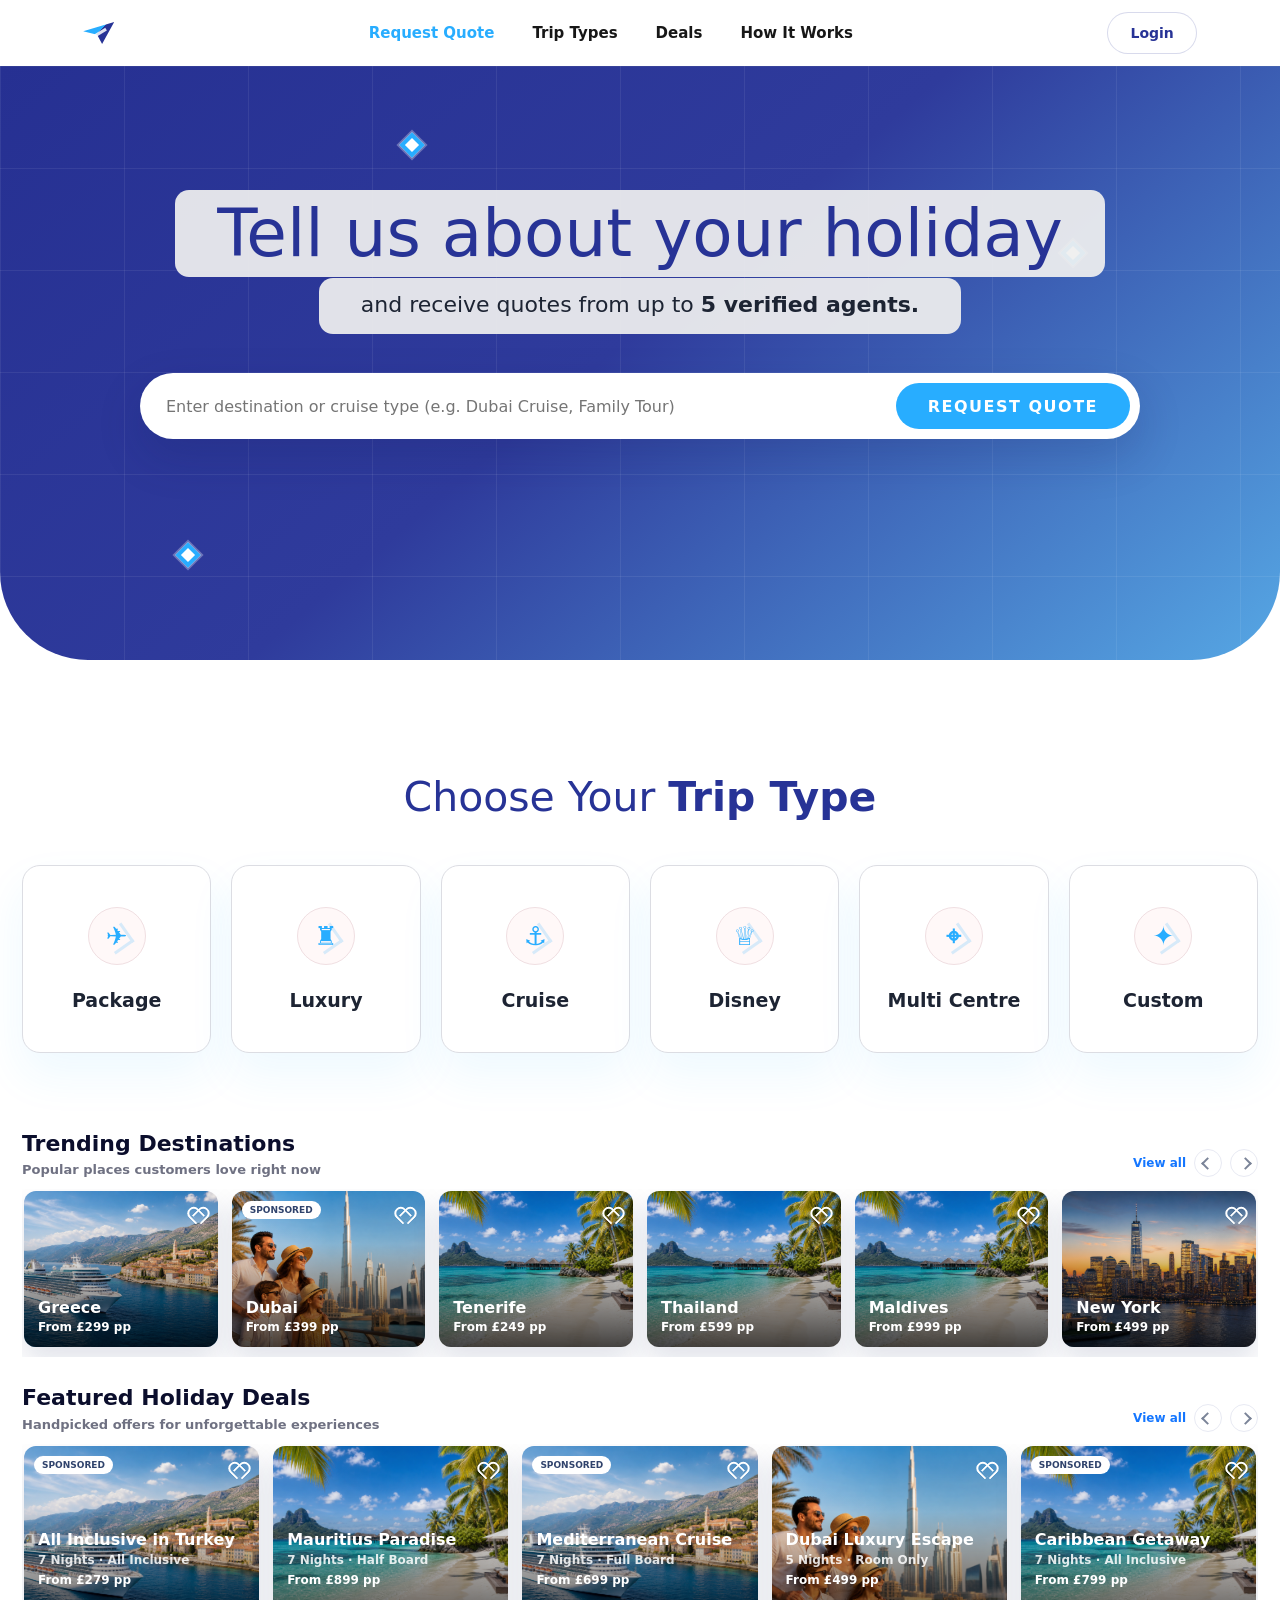
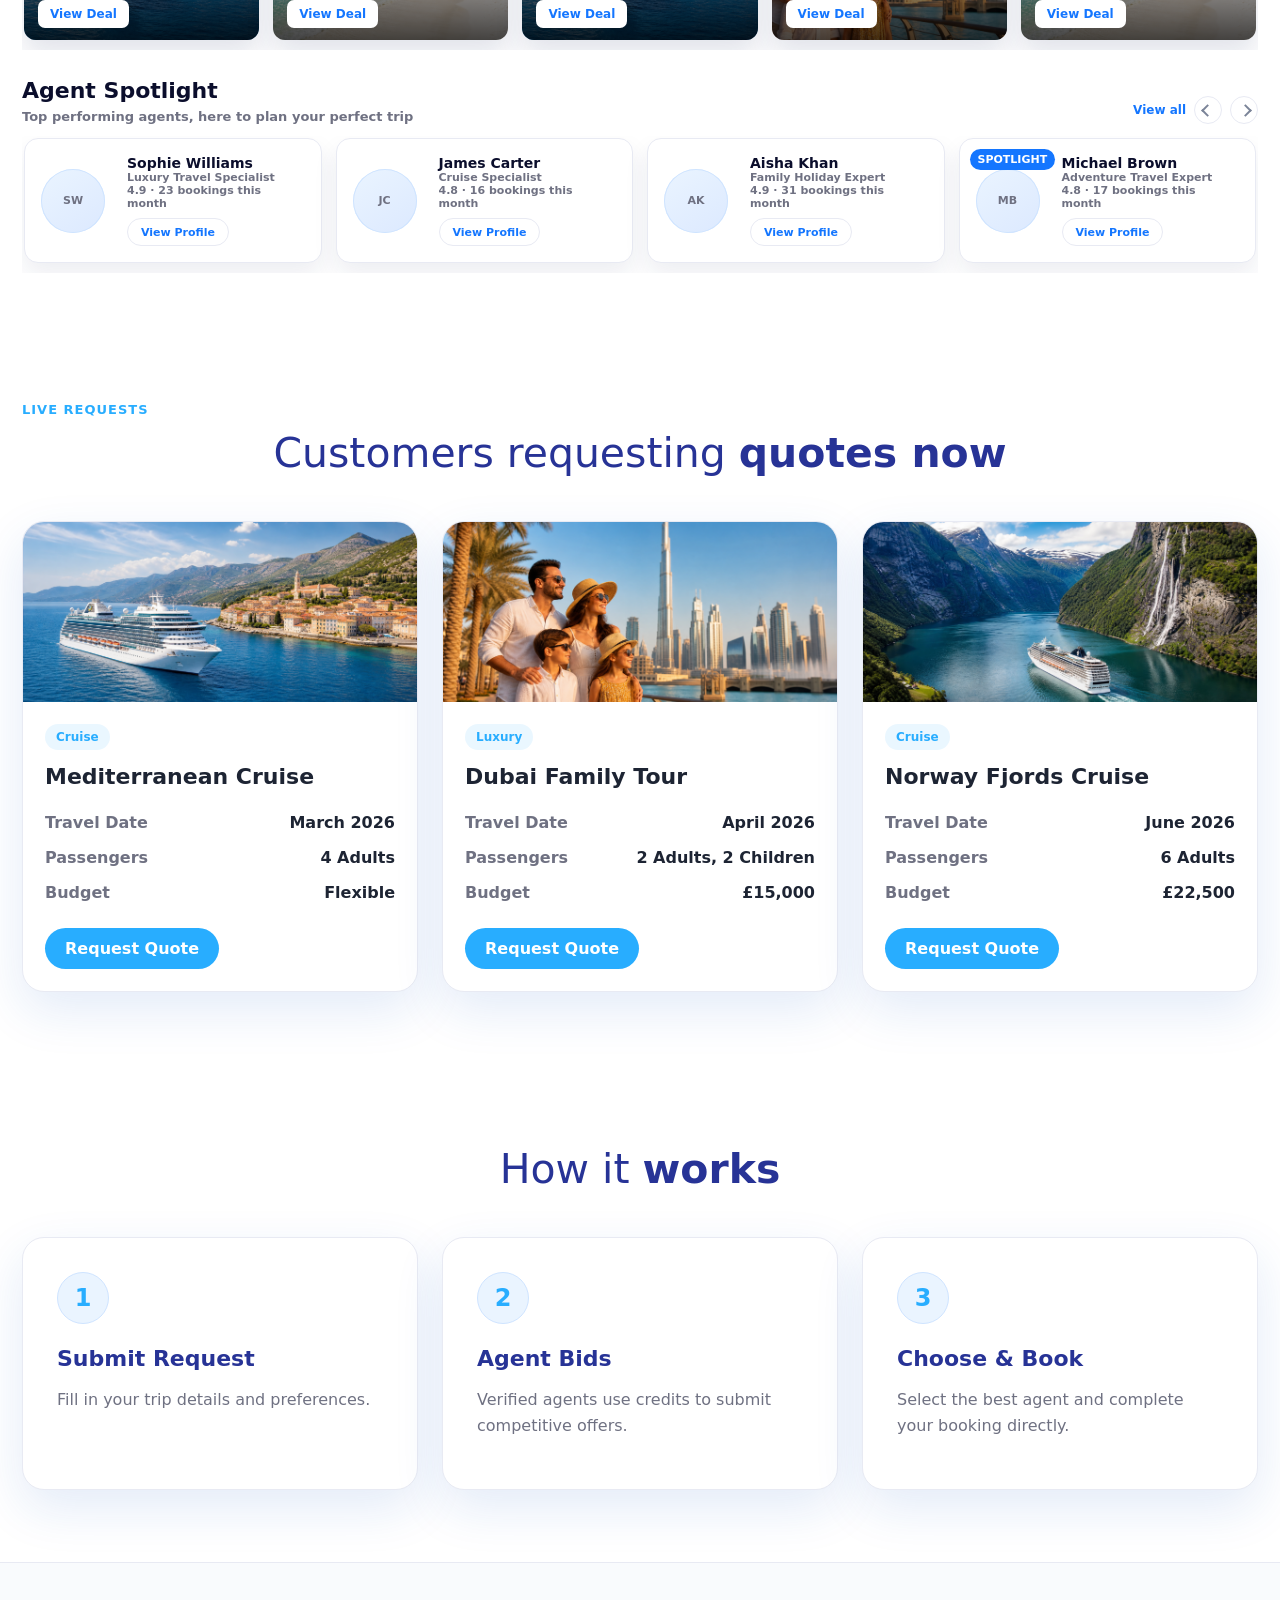
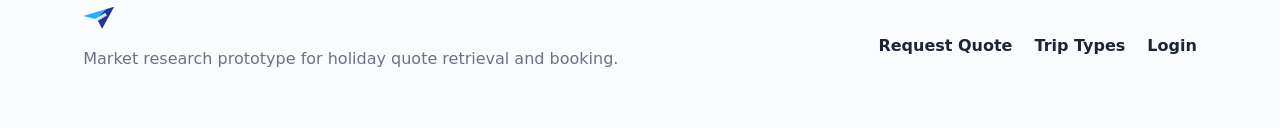
<file: index.html>
<!doctype html>
<html lang="en">
  <head>
    <meta charset="utf-8" />
    <meta name="viewport" content="width=device-width, initial-scale=1" />
    <title>Market Research Portal</title>
    <link rel="stylesheet" href="assets/styles.css?v=home-restored-1" />
  </head>
  <body>
    <header class="site-header">
      <a class="brand" href="./" aria-label="Home">
        <span class="brand-plane"></span>
      </a>

      <nav class="desktop-nav" aria-label="Main navigation">
        <a class="is-active" href="#quote">Request Quote</a>
        <a href="#trip-types">Trip Types</a>
        <a href="#deals">Deals</a>
        <a href="#how-it-works">How It Works</a>
      </nav>

      <div class="header-actions">
        <a class="outline-button" href="login/">Login</a>
      </div>
    </header>

    <main>
      <section class="hero" id="quote">
        <div class="hero-grid"></div>
        <span class="spark spark-one"></span>
        <span class="spark spark-two"></span>
        <span class="spark spark-three"></span>

        <div class="hero-content">
          <h1>
            <span>Tell us about your holiday</span>
          </h1>
          <p class="hero-subtitle">and receive quotes from up to <strong>5 verified agents.</strong></p>

          <form class="hero-search" id="heroSearch">
            <input id="tripPrompt" type="text" placeholder="Enter destination or cruise type (e.g. Dubai Cruise, Family Tour)" />
            <button type="submit">Request Quote</button>
          </form>
        </div>
      </section>

      <section class="trip-types" id="trip-types">
        <h2>Choose Your <strong>Trip Type</strong></h2>
        <div class="trip-grid">
          <a class="trip-card" href="dashboard/client/tour-request/new/?tourType=Package%20Holiday"><span class="trip-symbol trip-package"></span>Package</a>
          <a class="trip-card" href="dashboard/client/tour-request/new/?tourType=Luxury%20Holiday"><span class="trip-symbol trip-luxury"></span>Luxury</a>
          <a class="trip-card" href="dashboard/client/tour-request/new/?tourType=Cruise"><span class="trip-symbol trip-cruise"></span>Cruise</a>
          <a class="trip-card" href="dashboard/client/tour-request/new/?tourType=Disney%20Trip"><span class="trip-symbol trip-disney"></span>Disney</a>
          <a class="trip-card" href="dashboard/client/tour-request/new/?tourType=Multi-Centre%20Trip"><span class="trip-symbol trip-multicentre"></span>Multi Centre</a>
          <a class="trip-card" href="dashboard/client/tour-request/new/?tourType=Custom%20Travel"><span class="trip-symbol trip-custom"></span>Custom</a>
        </div>
      </section>

      <section class="travel-marketplace" id="deals">
        <div class="market-row">
          <div class="market-row-heading">
            <div>
              <h2>Trending Destinations</h2>
              <p>Popular places customers love right now</p>
            </div>
            <div class="market-controls"><span>View all</span><button type="button" aria-label="Previous"></button><button type="button" aria-label="Next"></button></div>
          </div>
          <div class="market-scroll">
            <article class="destination-card greece"><span class="heart-mark"></span><strong>Greece</strong><em>From £299 pp</em></article>
            <article class="destination-card dubai"><span class="sponsor-pill">Sponsored</span><span class="heart-mark"></span><strong>Dubai</strong><em>From £399 pp</em></article>
            <article class="destination-card tenerife"><span class="heart-mark"></span><strong>Tenerife</strong><em>From £249 pp</em></article>
            <article class="destination-card thailand"><span class="heart-mark"></span><strong>Thailand</strong><em>From £599 pp</em></article>
            <article class="destination-card maldives"><span class="heart-mark"></span><strong>Maldives</strong><em>From £999 pp</em></article>
            <article class="destination-card newyork"><span class="heart-mark"></span><strong>New York</strong><em>From £499 pp</em></article>
          </div>
        </div>

        <div class="market-row">
          <div class="market-row-heading">
            <div>
              <h2>Featured Holiday Deals</h2>
              <p>Handpicked offers for unforgettable experiences</p>
            </div>
            <div class="market-controls"><span>View all</span><button type="button" aria-label="Previous"></button><button type="button" aria-label="Next"></button></div>
          </div>
          <div class="market-scroll deal-scroll">
            <article class="deal-card turkey"><span class="sponsor-pill">Sponsored</span><span class="heart-mark"></span><strong>All Inclusive in Turkey</strong><span>7 Nights · All Inclusive</span><em>From £279 pp</em><b>View Deal</b></article>
            <article class="deal-card mauritius"><span class="heart-mark"></span><strong>Mauritius Paradise</strong><span>7 Nights · Half Board</span><em>From £899 pp</em><b>View Deal</b></article>
            <article class="deal-card mediterranean"><span class="sponsor-pill">Sponsored</span><span class="heart-mark"></span><strong>Mediterranean Cruise</strong><span>7 Nights · Full Board</span><em>From £699 pp</em><b>View Deal</b></article>
            <article class="deal-card dubai-deal"><span class="heart-mark"></span><strong>Dubai Luxury Escape</strong><span>5 Nights · Room Only</span><em>From £499 pp</em><b>View Deal</b></article>
            <article class="deal-card caribbean"><span class="sponsor-pill">Sponsored</span><span class="heart-mark"></span><strong>Caribbean Getaway</strong><span>7 Nights · All Inclusive</span><em>From £799 pp</em><b>View Deal</b></article>
          </div>
        </div>

        <div class="market-row">
          <div class="market-row-heading">
            <div>
              <h2>Agent Spotlight</h2>
              <p>Top performing agents, here to plan your perfect trip</p>
            </div>
            <div class="market-controls"><span>View all</span><button type="button" aria-label="Previous"></button><button type="button" aria-label="Next"></button></div>
          </div>
          <div class="market-scroll agent-scroll">
            <article class="agent-card"><span class="agent-avatar">SW</span><div><strong>Sophie Williams</strong><span>Luxury Travel Specialist</span><em>4.9 · 23 bookings this month</em><button type="button">View Profile</button></div></article>
            <article class="agent-card"><span class="agent-avatar">JC</span><div><strong>James Carter</strong><span>Cruise Specialist</span><em>4.8 · 16 bookings this month</em><button type="button">View Profile</button></div></article>
            <article class="agent-card"><span class="agent-avatar">AK</span><div><strong>Aisha Khan</strong><span>Family Holiday Expert</span><em>4.9 · 31 bookings this month</em><button type="button">View Profile</button></div></article>
            <article class="agent-card"><span class="sponsor-pill">Spotlight</span><span class="agent-avatar">MB</span><div><strong>Michael Brown</strong><span>Adventure Travel Expert</span><em>4.8 · 17 bookings this month</em><button type="button">View Profile</button></div></article>
          </div>
        </div>
      </section>

      <section class="live-requests">
        <p class="section-kicker">Live Requests</p>
        <h2>Customers requesting <strong>quotes now</strong></h2>
        <div class="request-grid">
          <article class="request-card">
            <img src="assets/trip-images/mediterranean-cruise.png" alt="Cruise ship on the Mediterranean" />
            <div>
              <span class="badge">Cruise</span>
              <h3>Mediterranean Cruise</h3>
              <dl>
                <div><dt>Travel Date</dt><dd>March 2026</dd></div>
                <div><dt>Passengers</dt><dd>4 Adults</dd></div>
                <div><dt>Budget</dt><dd>Flexible</dd></div>
              </dl>
              <a href="dashboard/client/tour-request/new/?title=Mediterranean%20Cruise&tourType=Cruise">Request Quote</a>
            </div>
          </article>
          <article class="request-card">
            <img src="assets/trip-images/dubai-family-tour.png" alt="Dubai family holiday" />
            <div>
              <span class="badge">Luxury</span>
              <h3>Dubai Family Tour</h3>
              <dl>
                <div><dt>Travel Date</dt><dd>April 2026</dd></div>
                <div><dt>Passengers</dt><dd>2 Adults, 2 Children</dd></div>
                <div><dt>Budget</dt><dd>£15,000</dd></div>
              </dl>
              <a href="dashboard/client/tour-request/new/?title=Dubai%20Family%20Tour&tourType=Luxury%20Holiday&destination=Dubai">Request Quote</a>
            </div>
          </article>
          <article class="request-card">
            <img src="assets/trip-images/norway-fjords-cruise.png" alt="Norway fjords cruise" />
            <div>
              <span class="badge">Cruise</span>
              <h3>Norway Fjords Cruise</h3>
              <dl>
                <div><dt>Travel Date</dt><dd>June 2026</dd></div>
                <div><dt>Passengers</dt><dd>6 Adults</dd></div>
                <div><dt>Budget</dt><dd>£22,500</dd></div>
              </dl>
              <a href="dashboard/client/tour-request/new/?title=Norway%20Fjords%20Cruise&tourType=Cruise">Request Quote</a>
            </div>
          </article>
        </div>
      </section>

      <section class="how-it-works" id="how-it-works">
        <h2>How it <strong>works</strong></h2>
        <div class="steps">
          <article><span class="step-icon step-submit"></span><h3>Submit Request</h3><p>Fill in your trip details and preferences.</p></article>
          <article><span class="step-icon step-bids"></span><h3>Agent Bids</h3><p>Verified agents use credits to submit competitive offers.</p></article>
          <article><span class="step-icon step-book"></span><h3>Choose & Book</h3><p>Select the best agent and complete your booking directly.</p></article>
        </div>
      </section>
    </main>

    <footer class="site-footer">
      <div class="footer-brand">
        <a class="brand" href="./" aria-label="Home"><span class="brand-plane"></span></a>
        <p>Market research prototype for holiday quote retrieval and booking.</p>
      </div>
      <div class="footer-links">
        <a href="#quote">Request Quote</a>
        <a href="#trip-types">Trip Types</a>
        <a href="login/">Login</a>
      </div>
    </footer>

    <script src="assets/app.js?v=home-restored-1"></script>
  </body>
</html>
</file>
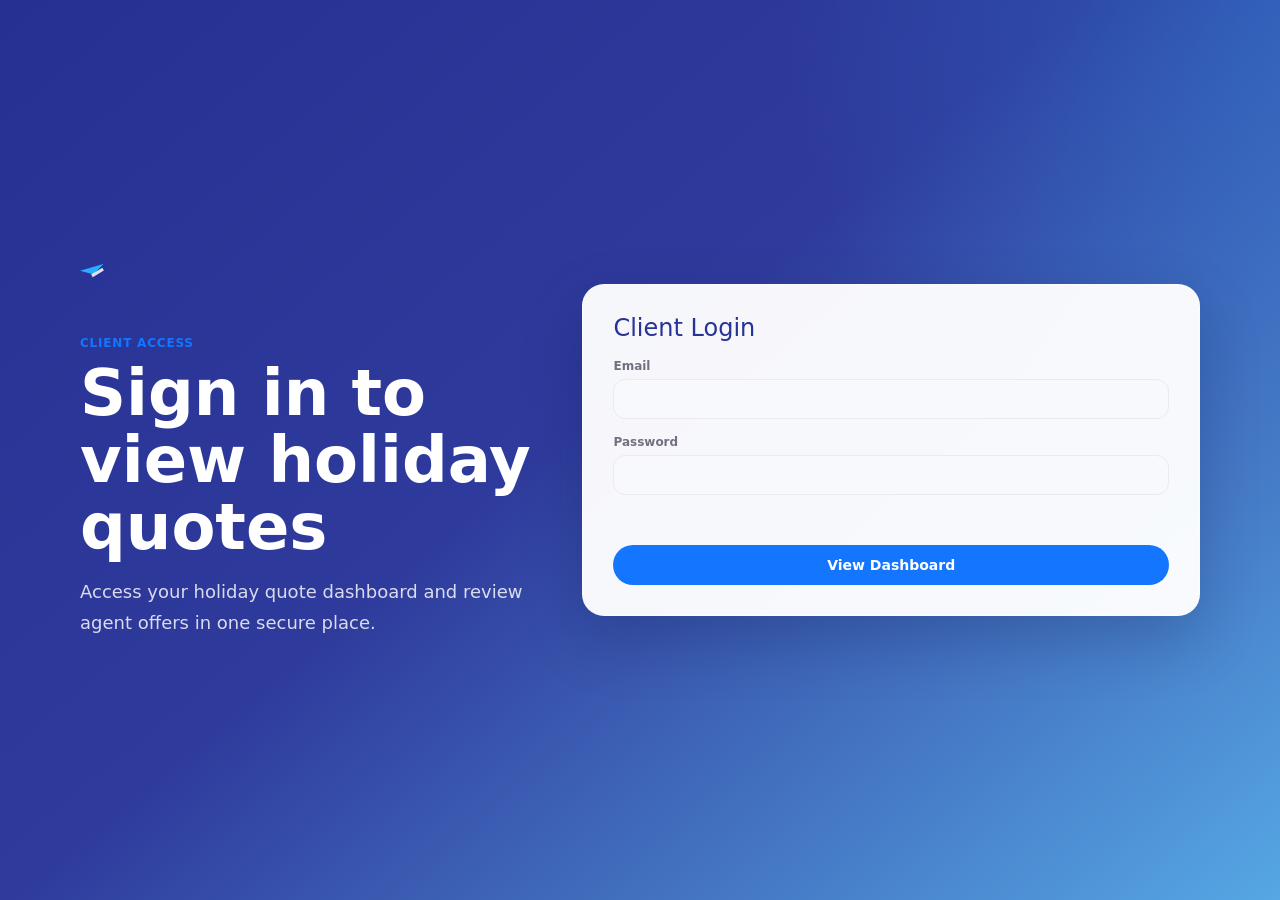
<file: login/index.html>
<!doctype html>
<html lang="en">
  <head>
    <meta charset="utf-8" />
    <meta name="viewport" content="width=device-width, initial-scale=1" />
    <title>Client Login</title>
    <link rel="stylesheet" href="../assets/styles.css?v=accept-confirm-1" />
  </head>
  <body class="login-page">
    <main class="login-shell">
      <section class="login-hero">
        <a class="brand" href="../" aria-label="Home">
          <span class="brand-plane"></span>
        </a>
        <div>
          <p class="dashboard-eyebrow">Client access</p>
          <h1>Sign in to view holiday quotes</h1>
          <p>Access your holiday quote dashboard and review agent offers in one secure place.</p>
        </div>
      </section>

      <section class="login-card">
        <form id="loginForm" class="login-form" data-dashboard-path="../dashboard/client/">
          <h2>Client Login</h2>
          <label class="field">
            <span>Email</span>
            <input name="email" type="email" autocomplete="email" />
          </label>
          <label class="field">
            <span>Password</span>
            <input name="password" type="password" autocomplete="current-password" />
          </label>
          <small data-login-error></small>
          <button class="submit-button" type="submit">View Dashboard</button>
        </form>
      </section>
    </main>

    <script src="../assets/app.js?v=accept-confirm-1"></script>
  </body>
</html>
</file>
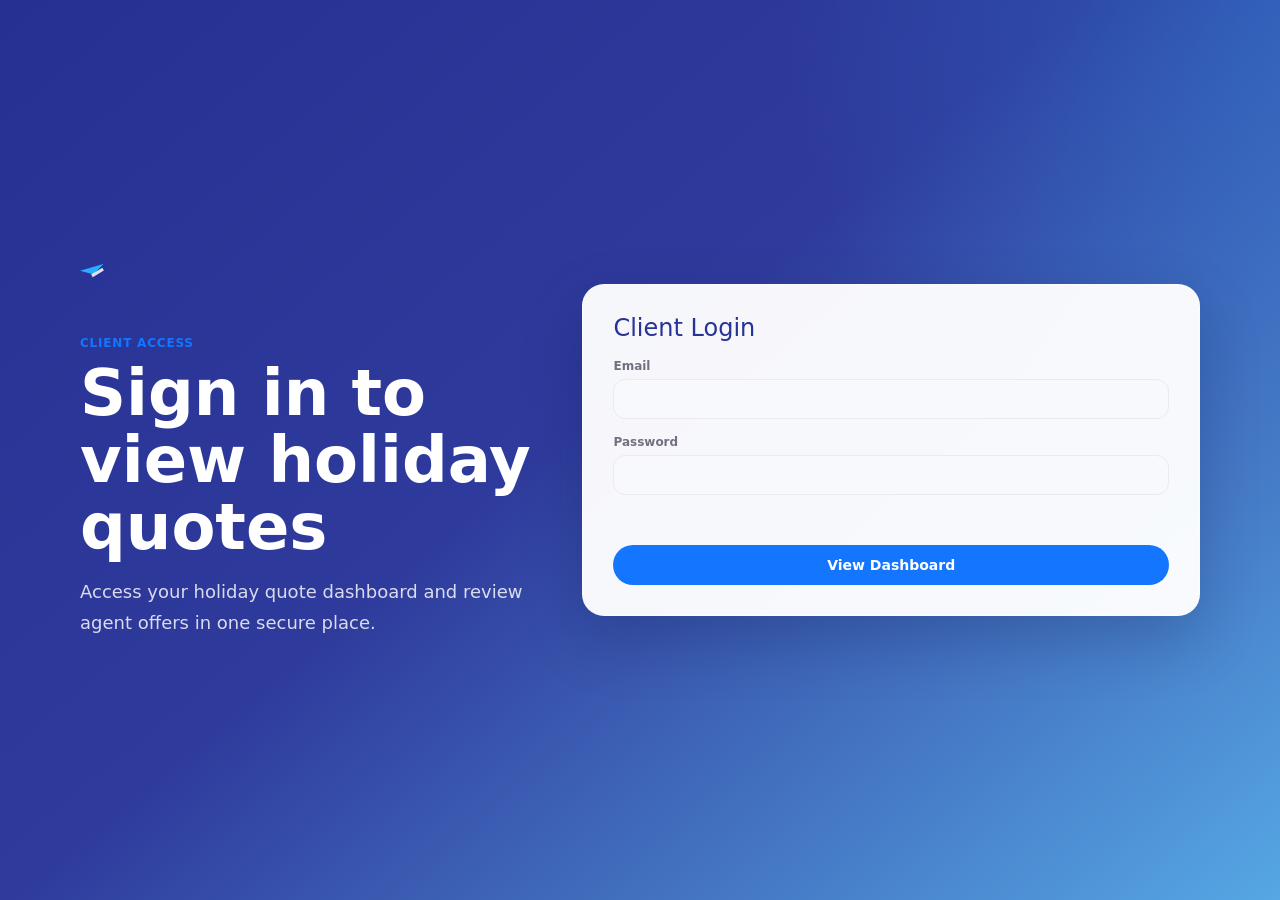
<file: dashboard/client/index.html>
<!doctype html>
<html lang="en">
  <head>
    <meta charset="utf-8" />
    <meta name="viewport" content="width=device-width, initial-scale=1" />
    <title>Client Dashboard</title>
    <link rel="stylesheet" href="../../assets/styles.css?v=accept-confirm-1" />
  </head>
  <body class="dashboard-page" data-require-auth="true" data-login-path="../../login/">
    <div class="dashboard-shell">
      <aside class="sidebar">
        <div class="sidebar-logo">
          <a class="brand dashboard-brand" href="../../" aria-label="Home">
            <span class="brand-plane"></span>
          </a>
        </div>
        <nav class="side-nav" aria-label="Client dashboard">
          <a href="../../"><span class="side-icon icon-home"></span>Main Website</a>
          <a class="active" href="./"><span class="side-icon icon-dashboard"></span>Dashboard</a>
          <a href="#"><span class="side-icon icon-account"></span>Account Details</a>
          <a href="tour-request/new/"><span class="side-icon icon-pin"></span>Tour Request</a>
          <a href="#"><span class="side-icon icon-history"></span>Work History</a>
          <a href="#"><span class="side-icon icon-support"></span>Support</a>
        </nav>
      </aside>

      <main class="dashboard-main">
        <header class="dashboard-topbar">
          <button class="menu-button" type="button" aria-label="Open menu"><span></span></button>
          <div>
            <p data-client-email>Client Dashboard</p>
            <strong data-client-name>Dashboard</strong>
          </div>
          <div class="topbar-actions">
            <a class="home-link" href="../../">Main Website</a>
            <button class="logout-button" id="logoutButton" type="button" data-login-path="../../login/">Log out</button>
            <span class="avatar">GB</span>
          </div>
        </header>

        <section class="client-dashboard-wrap">
          <div class="dashboard-hero-row">
            <div>
              <p class="dashboard-eyebrow">Quote Requests</p>
              <h1>Your Holiday Quotes</h1>
            </div>
            <a class="submit-button" href="tour-request/new/">New Quote Request</a>
          </div>

          <div class="dashboard-stats">
            <article>
              <span id="statTotal">0</span>
              <p>Total Requests</p>
            </article>
            <article>
              <span id="statPending">0</span>
              <p>Awaiting Quotes</p>
            </article>
            <article>
              <span>5</span>
              <p>Max Verified Agents</p>
            </article>
          </div>

          <div class="quote-list-panel">
            <div class="quote-list-heading">
              <h2>Requested Quotes</h2>
              <p>Submitted holiday quote requests will appear here.</p>
            </div>
            <div class="quote-request-list" id="quoteRequestsList"></div>
          </div>
        </section>
      </main>
    </div>

    <script src="../../assets/app.js?v=accept-confirm-1"></script>
  </body>
</html>
</file>
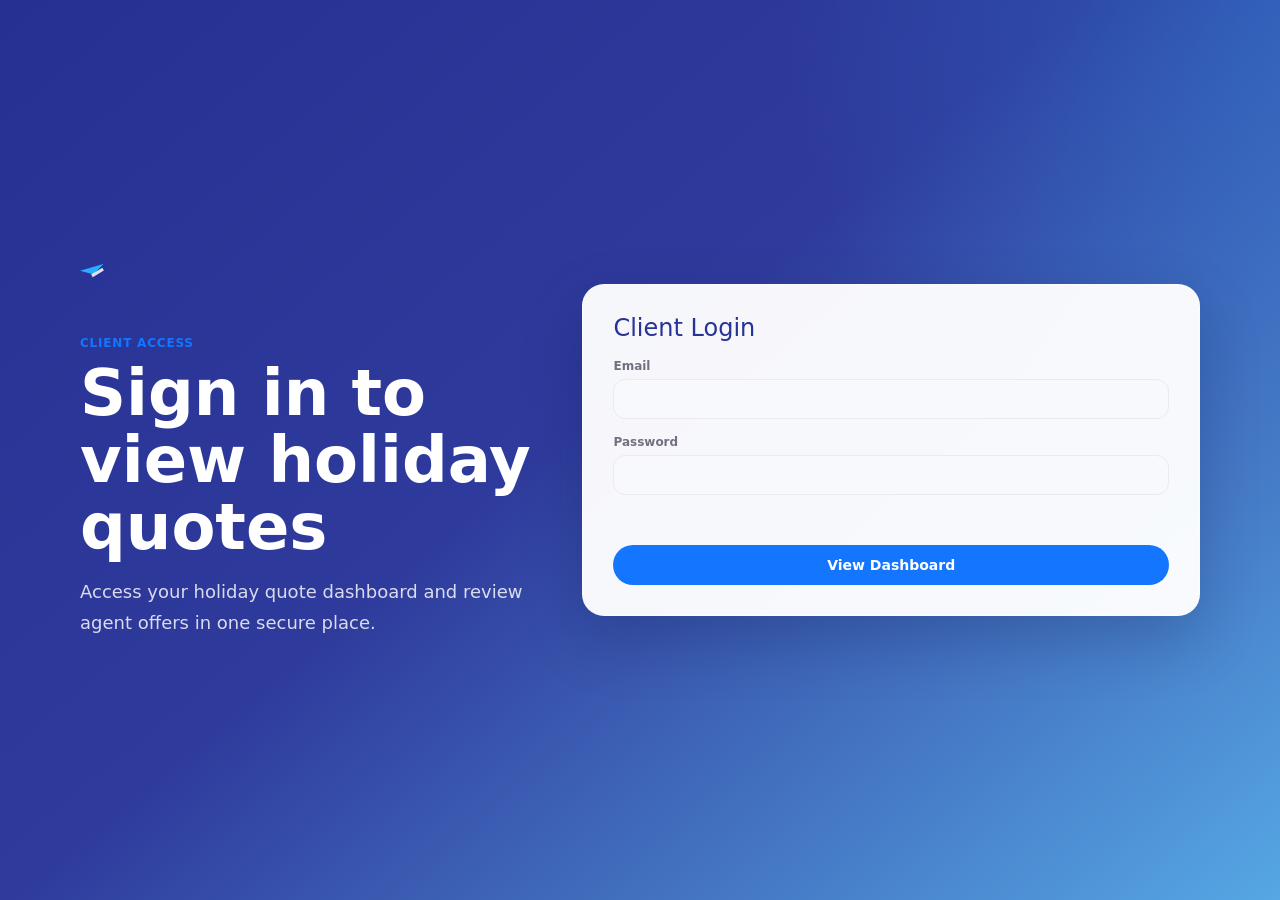
<file: dashboard/client/tour-request/new/index.html>
<!doctype html>
<html lang="en">
  <head>
    <meta charset="utf-8" />
    <meta name="viewport" content="width=device-width, initial-scale=1" />
    <title>Request a New Tour</title>
    <link rel="stylesheet" href="../../../../assets/styles.css?v=accept-confirm-1" />
  </head>
  <body class="dashboard-page" data-require-auth="true" data-login-path="../../../../login/">
    <div class="dashboard-shell">
      <aside class="sidebar">
        <div class="sidebar-logo">
          <a class="brand dashboard-brand" href="../../../../" aria-label="Home">
            <span class="brand-plane"></span>
          </a>
        </div>
        <nav class="side-nav" aria-label="Client dashboard">
          <a href="../../../../"><span class="side-icon icon-home"></span>Main Website</a>
          <a href="../../"><span class="side-icon icon-dashboard"></span>Dashboard</a>
          <a href="#"><span class="side-icon icon-account"></span>Account Details</a>
          <a class="active" href="./"><span class="side-icon icon-pin"></span>Tour Request</a>
          <a href="#"><span class="side-icon icon-history"></span>Work History</a>
          <a href="#"><span class="side-icon icon-support"></span>Support</a>
        </nav>
      </aside>

      <main class="dashboard-main">
        <header class="dashboard-topbar">
          <button class="menu-button" type="button" aria-label="Open menu"><span></span></button>
          <div>
            <p data-client-email>Client Dashboard</p>
            <strong data-client-name>Tour Request</strong>
          </div>
          <div class="topbar-actions">
            <a class="home-link" href="../../../../">Main Website</a>
            <button class="logout-button" id="logoutButton" type="button" data-login-path="../../../../login/">Log out</button>
            <span class="avatar">GB</span>
          </div>
        </header>

        <section class="request-form-wrap">
          <div class="request-titlebar">
            <h1>Request a New Tour</h1>
            <a class="back-button" href="../../../../">Back</a>
          </div>

          <form class="qmt-form" id="tourRequestForm" novalidate>
            <div class="form-section-title"><span>Tour Information</span></div>

            <label class="field full">
              <span>Tour Title <b>*</b></span>
              <input name="title" type="text" placeholder="e.g. Package Holiday for 2 weeks" />
              <small data-error-for="title"></small>
            </label>

            <label class="field">
              <span>Tour Type <b>*</b></span>
              <select name="tourType">
                <option value="">Select tour type</option>
                <option>Package Holiday</option>
                <option>Luxury Holiday</option>
                <option>Adventure Holiday</option>
                <option>City Break</option>
                <option>Cultural Holiday</option>
                <option>Beach Holiday</option>
                <option>Ski Holiday</option>
                <option>Cruise Holiday</option>
              </select>
              <small data-error-for="tourType"></small>
            </label>

            <label class="field">
              <span>Destination <b>*</b></span>
              <input name="destination" type="text" placeholder="e.g. United Kingdom, Paris, Japan" />
              <small data-error-for="destination"></small>
            </label>

            <label class="field">
              <span>Departure Airport <b>*</b></span>
              <input name="departureAirport" type="text" placeholder="e.g. Manchester, London Gatwick, Birmingham" />
              <small data-error-for="departureAirport"></small>
            </label>

            <div class="form-section-title"><span>Travel Details</span></div>

            <label class="field">
              <span>Start Date <b>*</b></span>
              <input name="dateFrom" type="date" />
              <small data-error-for="dateFrom"></small>
            </label>

            <label class="field">
              <span>End Date <b>*</b></span>
              <input name="dateTo" type="date" />
              <small data-error-for="dateTo"></small>
            </label>

            <label class="field">
              <span>Adults <b>*</b></span>
              <input name="adults" type="number" min="1" placeholder="e.g. 2" />
              <small data-error-for="adults"></small>
            </label>

            <label class="field">
              <span>Children</span>
              <input name="children" type="number" min="0" placeholder="e.g. 2" />
              <small data-error-for="children"></small>
            </label>

            <div class="child-ages full" id="childAgesWrap" hidden>
              <div class="child-ages-heading">
                <span>Children's Ages <b>*</b></span>
                <em>Add one age for each child.</em>
              </div>
              <div class="child-age-grid" id="childAgeGrid"></div>
              <small data-error-for="childAges"></small>
            </div>

            <label class="field">
              <span>Budget (&pound;) <b>*</b></span>
              <input name="budget" type="text" placeholder="e.g. &pound;20,000 or Flexible" />
              <small data-error-for="budget"></small>
            </label>

            <div class="form-section-title"><span>Requirements</span></div>

            <label class="field full">
              <span>Tour Description &amp; Requirements</span>
              <textarea name="description" rows="5" placeholder="Describe what you are looking for in this tour - accommodation preferences, activities, special requirements, dietary needs, etc."></textarea>
            </label>

            <label class="field full">
              <span>Existing Booking or Quote Link</span>
              <input name="bookingLink" type="url" placeholder="Paste a Jet2 Holidays, easyJet Holidays, TUI, or other booking link" />
              <small data-error-for="bookingLink"></small>
            </label>

            <div class="form-section-title"><span>Attachments</span></div>

            <div class="upload-area full">
              <button class="upload-button" id="uploadTrigger" type="button">
                <span class="upload-icon"></span>
                <strong>Click to upload files</strong>
                <em>Attach quotes, images, or reference documents (PNG, JPG, PDF)</em>
              </button>
              <input id="fileInput" name="attachments" type="file" multiple accept=".png,.jpg,.jpeg,.pdf,.doc,.docx" />
              <div class="file-chips" id="fileChips"></div>
            </div>

            <div class="form-actions full">
              <a class="cancel-button" href="../../../../">Cancel</a>
              <button class="submit-button" type="submit">Submit Request</button>
            </div>
          </form>

          <div class="success-panel" id="successPanel" hidden>
            <div class="success-icon"></div>
            <h2>Tour Request Submitted!</h2>
            <p>Your request has been sent. Agents will review and submit proposals shortly.</p>
            <a class="submit-button" href="../../">View Dashboard</a>
          </div>
        </section>
      </main>
    </div>

    <script src="../../../../assets/app.js?v=accept-confirm-1"></script>
  </body>
</html>
</file>
<file: assets/styles.css>
:root {
  --blue: #28adff;
  --deep-blue: #273396;
  --ink: #1d2433;
  --muted: #6f7182;
  --soft: #f7f9fc;
  --line: #e8eaf3;
  --qmt-blue: #1476ff;
  --qmt-blue-light: #eaf4ff;
  --qmt-bg: #f7f9fc;
  --qmt-text-dark: #0b0e2c;
  --qmt-text-muted: #6f7182;
  --qmt-border: #e9eaf3;
  --shadow: 0 18px 50px rgba(25, 93, 194, 0.12);
  font-family: Inter, ui-sans-serif, system-ui, -apple-system, BlinkMacSystemFont, "Segoe UI", sans-serif;
}

* {
  box-sizing: border-box;
}

html {
  scroll-behavior: smooth;
}

body {
  margin: 0;
  color: var(--ink);
  background: #ffffff;
  overflow-x: hidden;
}

a {
  color: inherit;
  text-decoration: none;
}

button,
input,
select,
textarea {
  font: inherit;
}

.site-header {
  height: 66px;
  display: flex;
  align-items: center;
  justify-content: space-between;
  gap: 24px;
  padding: 0 6.5vw;
  background: #ffffff;
  position: sticky;
  top: 0;
  z-index: 20;
  box-shadow: 0 1px 0 rgba(16, 24, 40, 0.05);
}

.brand {
  display: inline-flex;
  align-items: center;
  gap: 0;
  color: var(--deep-blue);
}

.brand-plane {
  width: 31px;
  height: 22px;
  display: inline-block;
  position: relative;
  flex: 0 0 31px;
}

.brand-plane::before {
  content: "";
  position: absolute;
  inset: 0;
  background: linear-gradient(135deg, #28adff 0 48%, #273396 49% 100%);
  clip-path: polygon(0 42%, 100% 0, 61% 100%, 45% 58%);
}

.brand-plane::after {
  content: "";
  position: absolute;
  left: 11px;
  top: 9px;
  width: 13px;
  height: 3px;
  background: #ffffff;
  transform: rotate(-31deg);
  opacity: 0.85;
}

.brand-text {
  font-size: 28px;
  line-height: 1;
  letter-spacing: -0.8px;
  font-weight: 500;
  white-space: nowrap;
}

.desktop-nav {
  display: flex;
  align-items: center;
  gap: 38px;
  font-weight: 700;
}

.desktop-nav a {
  font-size: 15px;
  color: #171717;
}

.desktop-nav .is-active {
  color: var(--blue);
}

.header-actions {
  display: flex;
  align-items: center;
  gap: 17px;
}

.pill-button,
.outline-button,
.text-link {
  display: inline-flex;
  align-items: center;
  justify-content: center;
  min-height: 42px;
  padding: 0 22px;
  border-radius: 999px;
  font-weight: 800;
  font-size: 14px;
  white-space: nowrap;
}

.pill-button {
  color: #ffffff;
  background: var(--blue);
  box-shadow: 0 12px 30px rgba(40, 173, 255, 0.25);
}

.outline-button {
  color: var(--deep-blue);
  border: 1px solid rgba(39, 51, 150, 0.18);
  background: #ffffff;
}

.icon-button {
  width: 30px;
  height: 30px;
  border: 0;
  background: transparent;
  position: relative;
  cursor: pointer;
}

.icon-heart::before,
.icon-heart::after {
  content: "";
  width: 12px;
  height: 19px;
  border: 3px solid var(--deep-blue);
  border-bottom: 0;
  border-radius: 12px 12px 0 0;
  position: absolute;
  top: 4px;
  left: 9px;
  transform: rotate(-45deg);
  transform-origin: bottom center;
}

.icon-heart::after {
  left: 4px;
  transform: rotate(45deg);
}

.icon-user::before {
  content: "";
  width: 22px;
  height: 22px;
  border-radius: 50%;
  background: var(--deep-blue);
  position: absolute;
  top: 4px;
  left: 4px;
}

.icon-user::after {
  content: "";
  width: 13px;
  height: 7px;
  border-radius: 10px 10px 4px 4px;
  background: #ffffff;
  position: absolute;
  left: 8px;
  bottom: 6px;
  box-shadow: 1px -9px 0 -3px #ffffff;
}

.hero {
  min-height: 594px;
  position: relative;
  overflow: hidden;
  border-bottom-left-radius: 88px;
  border-bottom-right-radius: 88px;
  background: linear-gradient(140deg, #263092 0%, #2f3b9c 48%, #56a7e4 100%);
}

.hero-grid {
  position: absolute;
  inset: 0;
  background-image:
    linear-gradient(rgba(255, 255, 255, 0.07) 1px, transparent 1px),
    linear-gradient(90deg, rgba(255, 255, 255, 0.07) 1px, transparent 1px);
  background-size: 124px 102px;
}

.spark {
  position: absolute;
  width: 18px;
  height: 18px;
  border: 4px solid var(--blue);
  background: #ffffff;
  transform: rotate(45deg);
  box-shadow: 0 0 0 2px rgba(255, 255, 255, 0.3);
}

.spark-one { top: 70px; left: 31.5%; }
.spark-two { top: 178px; right: 15.5%; }
.spark-three { bottom: 96px; left: 14%; }

.hero-content {
  position: relative;
  z-index: 2;
  width: min(1000px, calc(100% - 40px));
  margin: 0 auto;
  padding-top: 124px;
  text-align: center;
}

.hero h1 {
  margin: 0;
  color: var(--deep-blue);
  font-weight: 400;
  line-height: 1.17;
  letter-spacing: 0;
  font-size: clamp(40px, 5.3vw, 66px);
}

.hero h1 span {
  display: inline-block;
  max-width: 100%;
  padding: 5px 42px;
  margin-bottom: 1px;
  border-radius: 14px;
  background: rgba(239, 239, 239, 0.93);
}

.hero h1 strong {
  color: var(--blue);
  font-weight: 900;
}

.hero-subtitle {
  width: fit-content;
  max-width: 100%;
  margin: 0 auto 39px;
  padding: 14px 42px 17px;
  border-radius: 14px;
  background: rgba(239, 239, 239, 0.93);
  font-size: clamp(17px, 1.8vw, 22px);
}

.hero-search {
  display: flex;
  align-items: center;
  gap: 12px;
  width: min(1000px, 100%);
  margin: 0 auto;
  padding: 10px;
  border-radius: 999px;
  background: #ffffff;
  box-shadow: 0 18px 45px rgba(18, 28, 87, 0.18);
}

.hero-search input {
  flex: 1;
  min-width: 0;
  height: 46px;
  border: 0;
  outline: 0;
  padding: 0 16px;
  font-size: 16px;
  color: #333d52;
}

.hero-search button {
  height: 46px;
  border: 0;
  border-radius: 999px;
  padding: 0 32px;
  background: var(--blue);
  color: #ffffff;
  text-transform: uppercase;
  letter-spacing: 1.5px;
  font-weight: 900;
  cursor: pointer;
}

.floating-card {
  position: absolute;
  z-index: 1;
  width: 178px;
  padding: 15px;
  border-radius: 9px;
  background: #ffffff;
  box-shadow: 0 20px 40px rgba(0, 0, 0, 0.16);
  color: #222;
}

.floating-card p {
  margin: 0 0 8px;
  font-size: 14px;
  font-weight: 800;
}

.floating-card span {
  display: block;
  margin: 6px 0;
  padding: 5px 8px;
  border-radius: 7px;
  background: #dff9ec;
  color: #16a85e;
  font-size: 11px;
  font-weight: 800;
}

.floating-card .warm {
  color: #ee6f5c;
  background: #ffe7e1;
}

.floating-card b {
  display: inline-block;
  margin-top: 9px;
  padding: 6px 10px;
  border-radius: 999px;
  background: var(--blue);
  color: #ffffff;
  font-size: 12px;
  transform: rotate(-8deg);
}

.floating-left {
  top: 88px;
  left: -14px;
  transform: rotate(-9deg);
}

.floating-right {
  right: -16px;
  bottom: 82px;
  transform: rotate(11deg);
}

.trip-types,
.live-requests,
.how-it-works,
.why-section {
  width: min(1260px, calc(100% - 44px));
  margin: 0 auto;
}

.trip-types {
  padding: 114px 0 66px;
  text-align: center;
}

section h2 {
  margin: 0 0 44px;
  color: var(--deep-blue);
  font-size: clamp(34px, 3.2vw, 44px);
  line-height: 1.15;
  font-weight: 400;
  letter-spacing: 0;
}

section h2 strong {
  font-weight: 900;
}

.trip-grid {
  display: grid;
  grid-template-columns: repeat(6, minmax(140px, 1fr));
  gap: 20px;
}

.trip-card {
  min-height: 188px;
  display: flex;
  flex-direction: column;
  justify-content: center;
  align-items: center;
  gap: 24px;
  border: 1px solid #dcdde3;
  border-radius: 18px;
  background: #ffffff;
  box-shadow: 0 22px 45px rgba(40, 173, 255, 0.08);
  font-size: 19px;
  font-weight: 900;
  transition: transform 160ms ease, box-shadow 160ms ease;
}

.trip-card:hover {
  transform: translateY(-4px);
  box-shadow: 0 26px 60px rgba(40, 173, 255, 0.18);
}

.trip-symbol {
  width: 58px;
  height: 58px;
  display: inline-flex;
  align-items: center;
  justify-content: center;
  position: relative;
  border-radius: 50%;
  border: 1px solid #f0dfe2;
  background: #fff8f8;
  color: var(--blue);
}

.trip-symbol::before {
  font-size: 26px;
  line-height: 1;
}

.trip-package::before { content: "✈"; }
.trip-luxury::before { content: "♜"; }
.trip-cruise::before { content: "⚓"; }
.trip-disney::before { content: "♕"; }
.trip-multicentre::before { content: "⌖"; }
.trip-custom::before { content: "✦"; }

.trip-symbol::after {
  content: "";
  position: absolute;
  width: 20px;
  height: 20px;
  border-right: 3px solid currentColor;
  border-bottom: 3px solid currentColor;
  bottom: 14px;
  right: 15px;
  opacity: 0.18;
  transform: rotate(-35deg);
}

.travel-marketplace {
  width: min(1360px, calc(100% - 44px));
  margin: 0 auto;
  padding: 12px 0 54px;
}

.market-row {
  margin-bottom: 28px;
}

.market-row-heading {
  display: flex;
  align-items: flex-end;
  justify-content: space-between;
  gap: 20px;
  margin-bottom: 12px;
}

.market-row-heading h2,
.partner-strip h2 {
  margin: 0;
  color: #0b0e2c;
  font-size: 22px;
  line-height: 1.2;
  font-weight: 900;
}

.market-row-heading p {
  margin: 5px 0 0;
  color: var(--muted);
  font-size: 13px;
  font-weight: 700;
}

.market-controls {
  display: flex;
  align-items: center;
  gap: 8px;
  color: var(--qmt-blue);
  font-size: 12px;
  font-weight: 900;
}

.market-controls button {
  width: 28px;
  height: 28px;
  border: 1px solid var(--line);
  border-radius: 50%;
  background: #ffffff;
  position: relative;
  cursor: pointer;
}

.market-controls button::after {
  content: "";
  width: 7px;
  height: 7px;
  border-top: 2px solid #7b8498;
  border-right: 2px solid #7b8498;
  position: absolute;
  top: 9px;
  left: 8px;
  transform: rotate(-135deg);
}

.market-controls button + button::after {
  left: 10px;
  transform: rotate(45deg);
}

.market-scroll {
  display: grid;
  grid-auto-columns: minmax(175px, 1fr);
  grid-auto-flow: column;
  gap: 14px;
  overflow-x: auto;
  padding: 2px 2px 10px;
  scrollbar-width: thin;
}

.destination-card,
.deal-card {
  min-height: 156px;
  display: flex;
  flex-direction: column;
  justify-content: flex-end;
  position: relative;
  overflow: hidden;
  border-radius: 12px;
  color: #ffffff;
  background-color: #224c72;
  background-size: cover;
  background-position: center;
  box-shadow: 0 14px 28px rgba(20, 35, 90, 0.13);
}

.destination-card::before,
.deal-card::before {
  content: "";
  position: absolute;
  inset: 0;
  background: linear-gradient(180deg, rgba(0, 0, 0, 0.02) 34%, rgba(0, 0, 0, 0.72) 100%);
}

.destination-card strong,
.destination-card em,
.deal-card strong,
.deal-card span:not(.heart-mark):not(.sponsor-pill),
.deal-card em,
.deal-card b {
  position: relative;
  z-index: 1;
  margin-left: 14px;
  margin-right: 14px;
}

.destination-card strong,
.deal-card strong {
  font-size: 16px;
  line-height: 1.15;
  font-weight: 900;
}

.destination-card em,
.deal-card em,
.deal-card span:not(.heart-mark):not(.sponsor-pill) {
  margin-top: 3px;
  margin-bottom: 13px;
  font-size: 12px;
  font-style: normal;
  font-weight: 900;
}

.deal-card span:not(.heart-mark):not(.sponsor-pill) {
  margin-bottom: 3px;
  color: rgba(255, 255, 255, 0.86);
}

.deal-card b {
  align-self: flex-start;
  margin-bottom: 12px;
  padding: 7px 12px;
  border-radius: 7px;
  background: #ffffff;
  color: var(--qmt-blue);
  font-size: 12px;
  font-weight: 900;
}

.heart-mark {
  width: 22px;
  height: 22px;
  position: absolute;
  top: 10px;
  right: 10px;
  z-index: 2;
}

.heart-mark::before,
.heart-mark::after {
  content: "";
  width: 9px;
  height: 14px;
  border: 2px solid #ffffff;
  border-bottom: 0;
  border-radius: 10px 10px 0 0;
  position: absolute;
  top: 3px;
  left: 8px;
  transform: rotate(-45deg);
  transform-origin: bottom center;
}

.heart-mark::after {
  left: 4px;
  transform: rotate(45deg);
}

.sponsor-pill {
  position: absolute;
  top: 10px;
  left: 10px;
  z-index: 2;
  padding: 4px 8px;
  border-radius: 999px;
  background: #ffffff;
  color: #30436c;
  text-transform: uppercase;
  font-size: 9px;
  font-weight: 900;
}

.greece {
  background-image: url("trip-images/mediterranean-cruise.png");
}

.dubai,
.dubai-deal {
  background-image: url("trip-images/dubai-family-tour.png");
}

.tenerife {
  background-image: url("trip-images/tropical-resort.png");
}

.thailand,
.caribbean {
  background-image: url("trip-images/tropical-resort.png");
}

.maldives {
  background-image: url("trip-images/tropical-resort.png");
}

.newyork {
  background-image: url("trip-images/new-york-city.png");
}

.deal-scroll {
  grid-auto-columns: minmax(230px, 1fr);
}

.deal-card {
  min-height: 194px;
}

.turkey {
  background-image: url("trip-images/mediterranean-cruise.png");
}

.mauritius {
  background-image: url("trip-images/tropical-resort.png");
}

.mediterranean {
  background-image: url("trip-images/mediterranean-cruise.png");
}

.agent-scroll {
  grid-auto-columns: minmax(248px, 1fr);
}

.agent-card {
  min-height: 122px;
  display: grid;
  grid-template-columns: 72px 1fr;
  align-items: center;
  gap: 14px;
  position: relative;
  padding: 16px;
  border: 1px solid var(--line);
  border-radius: 14px;
  background: #ffffff;
  box-shadow: 0 12px 24px rgba(20, 35, 90, 0.08);
}

.agent-avatar {
  width: 64px;
  height: 64px;
  display: inline-flex;
  align-items: center;
  justify-content: center;
  border-radius: 50%;
  background: linear-gradient(145deg, #eaf4ff, #dce9ff);
  color: var(--qmt-blue);
  font-weight: 900;
  box-shadow: inset 0 0 0 1px #cfe4ff;
}

.agent-card strong,
.agent-card span,
.agent-card em {
  display: block;
}

.agent-card .agent-avatar {
  display: inline-flex;
}

.agent-card strong {
  color: var(--qmt-text-dark);
  font-size: 14px;
  font-weight: 900;
}

.agent-card span,
.agent-card em {
  color: var(--muted);
  font-size: 11px;
  font-style: normal;
  font-weight: 700;
}

.agent-card button {
  height: 28px;
  margin-top: 8px;
  padding: 0 13px;
  border: 1px solid var(--line);
  border-radius: 999px;
  background: #ffffff;
  color: var(--qmt-blue);
  font-size: 11px;
  font-weight: 900;
}

.agent-card .sponsor-pill {
  background: var(--qmt-blue);
  color: #ffffff;
}

.partner-strip {
  margin-top: 4px;
}

.partner-strip h2 {
  margin-bottom: 12px;
}

.partner-strip div {
  display: flex;
  flex-wrap: wrap;
  gap: 12px;
}

.partner-strip span {
  display: inline-flex;
  align-items: center;
  min-height: 42px;
  padding: 0 18px;
  border: 1px solid var(--line);
  border-radius: 999px;
  background: #ffffff;
  color: var(--qmt-text-dark);
  font-weight: 900;
  box-shadow: 0 10px 22px rgba(20, 35, 90, 0.07);
}

.live-requests {
  padding: 34px 0 82px;
}

.section-kicker {
  color: var(--blue);
  font-weight: 900;
  letter-spacing: 1px;
  text-transform: uppercase;
  font-size: 13px;
}

.live-requests h2,
.how-it-works h2,
.why-section h2 {
  text-align: center;
}

.request-grid {
  display: grid;
  grid-template-columns: repeat(3, 1fr);
  gap: 24px;
}

.request-card {
  overflow: hidden;
  border: 1px solid var(--line);
  border-radius: 22px;
  background: #ffffff;
  box-shadow: var(--shadow);
}

.request-card img {
  width: 100%;
  height: 180px;
  display: block;
  object-fit: cover;
}

.request-card div {
  padding: 22px;
}

.badge {
  display: inline-flex;
  padding: 6px 11px;
  border-radius: 999px;
  background: #eaf7ff;
  color: var(--blue);
  font-size: 12px;
  font-weight: 900;
}

.request-card h3 {
  margin: 14px 0 16px;
  font-size: 22px;
}

.request-card dl {
  margin: 0;
}

.request-card dl div {
  display: flex;
  justify-content: space-between;
  gap: 12px;
  padding: 8px 0;
  border: 0;
  box-shadow: none;
}

.request-card dt {
  color: var(--muted);
  font-weight: 700;
}

.request-card dd {
  margin: 0;
  font-weight: 900;
}

.request-card a {
  display: inline-flex;
  margin-top: 18px;
  color: #ffffff;
  background: var(--blue);
  border-radius: 999px;
  padding: 11px 20px;
  font-weight: 900;
}

.split-section,
.agent-section {
  width: min(1180px, calc(100% - 44px));
  display: grid;
  grid-template-columns: 1fr 1fr;
  align-items: center;
  gap: 70px;
  margin: 0 auto;
  padding: 78px 0;
}

.image-stack {
  position: relative;
}

.main-image,
.agent-section img {
  width: 100%;
  display: block;
  border-radius: 24px;
  box-shadow: var(--shadow);
}

.mini-card {
  position: absolute;
  right: -24px;
  bottom: 34px;
  width: 240px;
  padding: 20px;
  border-radius: 18px;
  background: #ffffff;
  box-shadow: 0 22px 50px rgba(20, 35, 90, 0.18);
}

.mini-card strong,
.mini-card span {
  display: block;
}

.mini-card span {
  margin-top: 6px;
  color: var(--muted);
}

.toggle-tabs {
  display: inline-flex;
  padding: 6px;
  border-radius: 999px;
  background: #eef7ff;
  margin-bottom: 22px;
}

.toggle-tabs button {
  border: 0;
  padding: 10px 18px;
  border-radius: 999px;
  background: transparent;
  color: var(--deep-blue);
  font-weight: 900;
}

.toggle-tabs .active {
  background: var(--blue);
  color: #ffffff;
}

.copy-column h2,
.agent-section h2 {
  margin-bottom: 20px;
}

.copy-column p,
.agent-section p {
  color: var(--muted);
  font-size: 18px;
  line-height: 1.7;
}

.check-list {
  padding: 0;
  margin: 22px 0 26px;
  list-style: none;
}

.check-list li {
  margin: 12px 0;
  padding-left: 31px;
  position: relative;
  font-weight: 800;
}

.check-list li::before {
  content: "";
  position: absolute;
  left: 0;
  top: 6px;
  width: 17px;
  height: 17px;
  border-radius: 50%;
  background: var(--blue);
}

.check-list li::after {
  content: "";
  position: absolute;
  left: 6px;
  top: 9px;
  width: 4px;
  height: 8px;
  border-right: 2px solid #ffffff;
  border-bottom: 2px solid #ffffff;
  transform: rotate(45deg);
}

.text-link {
  background: var(--deep-blue);
  color: #ffffff;
}

.how-it-works,
.why-section {
  padding: 72px 0;
}

.steps,
.benefit-grid {
  display: grid;
  grid-template-columns: repeat(3, 1fr);
  gap: 24px;
}

.steps article,
.benefit-grid article {
  padding: 34px;
  border: 1px solid var(--line);
  border-radius: 22px;
  background: #ffffff;
  box-shadow: var(--shadow);
}

.step-icon {
  width: 52px;
  height: 52px;
  display: inline-flex;
  align-items: center;
  justify-content: center;
  position: relative;
  border-radius: 50%;
  background: #eaf4ff;
  border: 1px solid #cfe4ff;
  color: var(--blue);
}

.step-icon::before {
  font-size: 24px;
  font-weight: 900;
}

.step-submit::before { content: "1"; }
.step-bids::before { content: "2"; }
.step-book::before { content: "3"; }

.steps h3,
.benefit-grid h3 {
  margin: 22px 0 10px;
  color: var(--deep-blue);
  font-size: 22px;
}

.steps p,
.benefit-grid p {
  color: var(--muted);
  line-height: 1.6;
}

.benefit-grid {
  grid-template-columns: repeat(4, 1fr);
}

.agent-section {
  padding-bottom: 110px;
}

.agent-actions {
  display: flex;
  gap: 14px;
  flex-wrap: wrap;
  margin-top: 30px;
}

.site-footer {
  display: flex;
  justify-content: space-between;
  gap: 40px;
  padding: 44px 6.5vw;
  border-top: 1px solid var(--line);
  background: #f9fbfd;
}

.site-footer img {
  width: 190px;
}

.footer-brand .brand-text {
  font-size: 22px;
}

.site-footer p {
  color: var(--muted);
}

.footer-links {
  display: flex;
  gap: 22px;
  flex-wrap: wrap;
  align-items: center;
  font-weight: 800;
}

.login-page {
  min-height: 100vh;
  background:
    radial-gradient(circle at top right, rgba(40, 173, 255, 0.22), transparent 32%),
    linear-gradient(140deg, #263092 0%, #2f3b9c 46%, #56a7e4 100%);
}

.login-shell {
  width: min(1120px, calc(100% - 44px));
  min-height: 100vh;
  display: grid;
  grid-template-columns: 0.85fr 1.15fr;
  align-items: center;
  gap: 46px;
  margin: 0 auto;
  padding: 56px 0;
}

.login-hero {
  color: #ffffff;
}

.login-hero .brand {
  margin-bottom: 52px;
  color: #ffffff;
}

.login-hero h1 {
  margin: 10px 0 16px;
  font-size: clamp(42px, 5vw, 68px);
  line-height: 1.05;
  letter-spacing: 0;
}

.login-hero p:not(.dashboard-eyebrow) {
  max-width: 520px;
  margin: 0;
  color: rgba(255, 255, 255, 0.82);
  font-size: 18px;
  line-height: 1.7;
}

.login-card {
  display: grid;
  gap: 18px;
}

.login-form,
.demo-client-panel {
  border: 1px solid rgba(255, 255, 255, 0.42);
  border-radius: 22px;
  background: rgba(255, 255, 255, 0.96);
  box-shadow: 0 24px 60px rgba(10, 20, 70, 0.22);
}

.login-form {
  display: grid;
  gap: 16px;
  padding: 30px;
}

.login-form h2 {
  margin: 0;
  font-size: 24px;
}

.login-form small {
  min-height: 18px;
  color: #ef4444;
  font-weight: 800;
}

.demo-client-panel {
  padding: 24px;
}

.demo-client-panel strong,
.demo-client-panel span {
  display: block;
}

.demo-client-panel span {
  margin-top: 3px;
  color: var(--qmt-text-muted);
  font-size: 13px;
  font-weight: 800;
}

.demo-client-list {
  display: grid;
  grid-template-columns: repeat(2, minmax(0, 1fr));
  gap: 10px;
  margin-top: 16px;
}

.demo-client-list button {
  min-width: 0;
  padding: 12px;
  border: 1px solid var(--qmt-border);
  border-radius: 13px;
  background: #f8fbff;
  text-align: left;
  cursor: pointer;
}

.demo-client-list button:hover {
  border-color: rgba(20, 118, 255, 0.34);
  background: var(--qmt-blue-light);
}

.dashboard-page {
  background:
    radial-gradient(circle at top right, rgba(214, 181, 109, 0.16), transparent 28%),
    linear-gradient(180deg, #f8fbff 0%, #f4f7fb 42%, #eef3f8 100%);
  color: var(--qmt-text-dark);
}

.dashboard-shell {
  min-height: 100vh;
  display: grid;
  grid-template-columns: 300px 1fr;
}

.sidebar {
  background: #ffffff;
  border-right: 1px solid var(--qmt-border);
  min-height: 100vh;
  position: sticky;
  top: 0;
}

.sidebar-logo {
  height: 75px;
  display: flex;
  align-items: center;
  padding: 0 30px;
  border-bottom: 1px solid var(--qmt-border);
}

.dashboard-brand .brand-plane {
  width: 30px;
  height: 22px;
  flex-basis: 30px;
}

.dashboard-brand .brand-text {
  font-size: 18px;
  letter-spacing: -0.6px;
}

.side-nav {
  padding: 28px;
}

.side-nav a {
  height: 44px;
  display: flex;
  align-items: center;
  gap: 22px;
  padding: 0 12px;
  margin-bottom: 4px;
  border-radius: 10px;
  color: var(--qmt-text-dark);
  font-size: 16px;
}

.side-nav a.active {
  background: var(--qmt-blue-light);
  font-weight: 800;
}

.side-icon {
  width: 20px;
  height: 20px;
  border-radius: 6px;
  border: 2px solid var(--qmt-text-muted);
  position: relative;
  flex: 0 0 20px;
}

.active .side-icon {
  border-color: var(--qmt-blue);
}

.icon-dashboard::after {
  content: "";
  position: absolute;
  inset: 4px;
  border-top: 2px solid currentColor;
  border-bottom: 2px solid currentColor;
  color: inherit;
}

.icon-home::before {
  content: "";
  position: absolute;
  width: 10px;
  height: 10px;
  border-left: 2px solid currentColor;
  border-top: 2px solid currentColor;
  left: 3px;
  top: 5px;
  transform: rotate(45deg);
}

.icon-home::after {
  content: "";
  position: absolute;
  width: 10px;
  height: 8px;
  border: 2px solid currentColor;
  border-top: 0;
  left: 3px;
  bottom: 3px;
}

.icon-pin {
  border-radius: 50% 50% 50% 0;
  transform: rotate(-45deg);
}

.icon-pin::after {
  content: "";
  width: 6px;
  height: 6px;
  border-radius: 50%;
  background: var(--qmt-blue);
  position: absolute;
  top: 5px;
  left: 5px;
}

.icon-account {
  border-radius: 50%;
}

.icon-history {
  border-radius: 50%;
}

.icon-support {
  border-radius: 50%;
  border-style: dashed;
}

.dashboard-main {
  min-width: 0;
  background:
    linear-gradient(135deg, rgba(15, 39, 85, 0.035), transparent 34%),
    transparent;
}

.dashboard-topbar {
  height: 75px;
  display: flex;
  align-items: center;
  justify-content: space-between;
  gap: 18px;
  padding: 0 34px;
  background: #ffffff;
  border-bottom: 1px solid var(--qmt-border);
}

.dashboard-topbar p {
  margin: 0 0 3px;
  color: var(--qmt-text-muted);
  font-size: 13px;
}

.dashboard-topbar strong {
  font-size: 17px;
}

.menu-button {
  display: none;
}

.topbar-actions {
  display: flex;
  align-items: center;
  gap: 14px;
  margin-left: auto;
}

.home-link {
  min-height: 36px;
  display: inline-flex;
  align-items: center;
  padding: 0 16px;
  border-radius: 999px;
  border: 1px solid var(--qmt-border);
  font-size: 13px;
  font-weight: 800;
  background: #ffffff;
}

.logout-button {
  min-height: 36px;
  padding: 0 15px;
  border: 1px solid var(--qmt-border);
  border-radius: 999px;
  background: #ffffff;
  color: var(--qmt-text-dark);
  font-size: 13px;
  font-weight: 800;
  cursor: pointer;
}

.avatar {
  width: 38px;
  height: 38px;
  display: inline-flex;
  align-items: center;
  justify-content: center;
  border-radius: 50%;
  background: var(--qmt-blue);
  color: #ffffff;
  font-weight: 900;
}

.request-form-wrap {
  width: min(1280px, calc(100% - 48px));
  margin: 26px auto 60px;
}

.request-titlebar {
  display: flex;
  align-items: center;
  justify-content: space-between;
  gap: 18px;
  margin-bottom: 16px;
}

.request-titlebar h1 {
  margin: 0;
  font-size: 16px;
}

.back-button {
  height: 36px;
  display: inline-flex;
  align-items: center;
  padding: 0 21px;
  border-radius: 999px;
  border: 1px solid var(--qmt-border);
  background: #ffffff;
  box-shadow: 0 2px 8px rgba(11, 22, 44, 0.05);
  font-size: 12px;
  font-weight: 800;
}

.qmt-form,
.success-panel {
  background: #ffffff;
  border: 1px solid var(--qmt-border);
  border-radius: 24px;
  box-shadow: 0 2px 10px rgba(25, 93, 194, 0.07);
}

.qmt-form {
  display: grid;
  grid-template-columns: repeat(2, minmax(0, 1fr));
  gap: 20px 32px;
  padding: 30px;
}

.form-section-title {
  grid-column: 1 / -1;
  display: flex;
  align-items: center;
  gap: 14px;
  margin-top: 4px;
}

.form-section-title span {
  white-space: nowrap;
  font-weight: 900;
  font-size: 14px;
}

.form-section-title::after {
  content: "";
  height: 1px;
  flex: 1;
  background: var(--qmt-border);
}

.field {
  display: flex;
  flex-direction: column;
  gap: 6px;
}

.field.full,
.upload-area.full,
.child-ages.full,
.form-actions.full {
  grid-column: 1 / -1;
}

.field > span {
  color: var(--qmt-text-muted);
  font-size: 12px;
  font-weight: 700;
}

.field b {
  color: #f87171;
}

.field input,
.field select,
.field textarea {
  width: 100%;
  border: 1px solid var(--qmt-border);
  border-radius: 12px;
  background: var(--qmt-bg);
  color: var(--qmt-text-dark);
  outline: 0;
  transition: border-color 150ms ease, box-shadow 150ms ease;
}

.field input,
.field select {
  height: 40px;
  padding: 0 14px;
}

.field textarea {
  resize: vertical;
  min-height: 130px;
  padding: 12px 14px;
  line-height: 1.55;
}

.field input:focus,
.field select:focus,
.field textarea:focus {
  border-color: var(--qmt-blue);
  box-shadow: 0 0 0 3px rgba(20, 118, 255, 0.1);
}

.field small {
  min-height: 16px;
  color: #ef4444;
  font-size: 12px;
}

.child-ages {
  display: flex;
  flex-direction: column;
  gap: 10px;
  padding: 16px;
  border: 1px solid var(--qmt-border);
  border-radius: 16px;
  background: #fbfdff;
}

.child-ages-heading {
  display: flex;
  justify-content: space-between;
  gap: 16px;
  align-items: center;
}

.child-ages-heading span {
  color: var(--qmt-text-muted);
  font-size: 12px;
  font-weight: 700;
}

.child-ages-heading b {
  color: #f87171;
}

.child-ages-heading em {
  color: var(--qmt-text-muted);
  font-size: 12px;
  font-style: normal;
}

.child-age-grid {
  display: grid;
  grid-template-columns: repeat(4, minmax(120px, 1fr));
  gap: 14px;
}

.child-age-field {
  gap: 5px;
}

.upload-button {
  width: 100%;
  min-height: 155px;
  display: flex;
  flex-direction: column;
  align-items: center;
  justify-content: center;
  gap: 9px;
  border: 2px dashed var(--qmt-border);
  border-radius: 18px;
  background: var(--qmt-bg);
  color: var(--qmt-text-dark);
  cursor: pointer;
  transition: border-color 150ms ease, background 150ms ease;
}

.upload-button:hover {
  border-color: var(--qmt-blue);
  background: var(--qmt-blue-light);
}

.upload-icon {
  width: 42px;
  height: 42px;
  border-radius: 50%;
  border: 1px solid var(--qmt-border);
  background: #ffffff;
  position: relative;
  box-shadow: 0 2px 8px rgba(11, 22, 44, 0.05);
}

.upload-icon::before {
  content: "";
  width: 14px;
  height: 14px;
  border-top: 3px solid var(--qmt-blue);
  border-left: 3px solid var(--qmt-blue);
  position: absolute;
  top: 14px;
  left: 13px;
  transform: rotate(45deg);
}

.upload-icon::after {
  content: "";
  width: 3px;
  height: 17px;
  background: var(--qmt-blue);
  position: absolute;
  top: 14px;
  left: 20px;
}

.upload-button strong {
  font-size: 14px;
}

.upload-button em {
  color: var(--qmt-text-muted);
  font-size: 12px;
  font-style: normal;
}

#fileInput {
  display: none;
}

.file-chips {
  display: flex;
  flex-wrap: wrap;
  gap: 8px;
  margin-top: 12px;
}

.file-chip {
  max-width: 220px;
  display: inline-flex;
  align-items: center;
  gap: 8px;
  height: 32px;
  padding: 0 12px;
  border-radius: 999px;
  border: 1px solid #cfe4ff;
  background: var(--qmt-blue-light);
  color: var(--qmt-blue);
  font-size: 12px;
  font-weight: 800;
}

.file-chip span {
  overflow: hidden;
  text-overflow: ellipsis;
  white-space: nowrap;
}

.file-chip button {
  border: 0;
  background: transparent;
  color: inherit;
  cursor: pointer;
  font-weight: 900;
}

.form-actions {
  display: flex;
  justify-content: flex-end;
  gap: 12px;
  padding-top: 24px;
  border-top: 1px solid var(--qmt-border);
}

.cancel-button,
.submit-button {
  min-height: 40px;
  display: inline-flex;
  align-items: center;
  justify-content: center;
  border-radius: 999px;
  padding: 0 28px;
  font-size: 14px;
  font-weight: 800;
  border: 0;
}

.cancel-button {
  border: 1px solid var(--qmt-border);
  color: var(--qmt-text-dark);
  background: #ffffff;
}

.submit-button {
  background: var(--qmt-blue);
  color: #ffffff;
  cursor: pointer;
}

.success-panel {
  padding: 52px;
  text-align: center;
}

.success-icon {
  width: 64px;
  height: 64px;
  margin: 0 auto 18px;
  border-radius: 50%;
  border: 1px solid #d0fae5;
  background: #ecfdf5;
  position: relative;
}

.success-icon::after {
  content: "";
  width: 16px;
  height: 29px;
  border-right: 5px solid #00bb7f;
  border-bottom: 5px solid #00bb7f;
  position: absolute;
  top: 13px;
  left: 22px;
  transform: rotate(45deg);
}

.success-panel h2 {
  margin: 0 0 8px;
  font-size: 18px;
}

.success-panel p {
  margin: 0 auto 22px;
  max-width: 430px;
  color: var(--qmt-text-muted);
}

.client-dashboard-wrap {
  width: min(1280px, calc(100% - 48px));
  margin: 26px auto 60px;
}

.dashboard-hero-row,
.quote-list-heading {
  display: flex;
  align-items: center;
  justify-content: space-between;
  gap: 18px;
}

.dashboard-eyebrow {
  margin: 0 0 6px;
  color: var(--qmt-blue);
  font-size: 12px;
  font-weight: 900;
  letter-spacing: 0.8px;
  text-transform: uppercase;
}

.dashboard-hero-row h1 {
  margin: 0;
  font-size: 24px;
}

.dashboard-stats {
  display: grid;
  grid-template-columns: repeat(3, 1fr);
  gap: 18px;
  margin: 24px 0;
}

.dashboard-stats article,
.quote-list-panel,
.quote-request-card,
.empty-quotes {
  border: 1px solid rgba(210, 219, 234, 0.92);
  border-radius: 20px;
  background: rgba(255, 255, 255, 0.92);
  box-shadow: 0 18px 45px rgba(20, 35, 90, 0.08);
}

.dashboard-stats article {
  position: relative;
  overflow: hidden;
  padding: 22px;
}

.dashboard-stats article::after {
  content: "";
  width: 92px;
  height: 92px;
  position: absolute;
  right: -34px;
  top: -34px;
  border-radius: 50%;
  background: rgba(214, 181, 109, 0.18);
}

.dashboard-stats span {
  display: block;
  color: var(--qmt-blue);
  font-size: 30px;
  font-weight: 900;
}

.dashboard-stats p {
  margin: 4px 0 0;
  color: var(--qmt-text-muted);
  font-weight: 700;
}

.quote-list-panel {
  padding: 24px;
  background:
    linear-gradient(180deg, rgba(255, 255, 255, 0.98), rgba(250, 252, 255, 0.96)),
    #ffffff;
}

.quote-list-heading {
  margin-bottom: 18px;
}

.quote-list-heading h2 {
  margin: 0;
  color: var(--qmt-text-dark);
  font-size: 18px;
}

.quote-list-heading p {
  margin: 0;
  color: var(--qmt-text-muted);
}

.quote-request-list {
  display: grid;
  gap: 14px;
}

.quote-request-card {
  display: grid;
  grid-template-columns: 192px minmax(0, 1fr) 220px;
  gap: 22px;
  padding: 18px;
  position: relative;
  overflow: hidden;
  transition: box-shadow 180ms ease, transform 180ms ease, border-color 180ms ease;
}

.quote-request-card:hover,
.quote-request-card-open {
  border-color: rgba(20, 118, 255, 0.22);
  box-shadow: 0 24px 60px rgba(20, 35, 90, 0.12);
}

.quote-card-media {
  min-height: 190px;
  align-self: stretch;
  display: flex;
  align-items: flex-end;
  position: relative;
  overflow: hidden;
  border-radius: 16px;
  background-color: #12315d;
  background-position: center;
  background-size: cover;
}

.quote-card-media::before {
  content: "";
  position: absolute;
  inset: 0;
  background:
    linear-gradient(180deg, rgba(2, 8, 23, 0.02), rgba(2, 8, 23, 0.66)),
    linear-gradient(135deg, rgba(214, 181, 109, 0.2), transparent 55%);
}

.quote-card-media span {
  position: relative;
  z-index: 1;
  margin: 0 14px 14px;
  padding: 8px 11px;
  border-radius: 999px;
  background: rgba(255, 255, 255, 0.93);
  color: #102a4c;
  font-size: 12px;
  font-weight: 900;
}

.quote-request-main {
  min-width: 0;
}

.quote-status {
  display: inline-flex;
  align-items: center;
  min-height: 26px;
  padding: 0 11px;
  border-radius: 999px;
  background: #eef6ff;
  color: #0b64db;
  font-size: 12px;
  font-weight: 900;
}

.quote-status-complete {
  background: linear-gradient(135deg, #e9f8ef, #f7efd9);
  color: #0c7040;
}

.quote-status-progress {
  background: linear-gradient(135deg, #fff4df, #eef6ff);
  color: #8a5a00;
}

.quote-status-new {
  background: var(--qmt-blue-light);
  color: var(--qmt-blue);
}

.quote-request-card h3 {
  margin: 14px 0 6px;
  color: #07172f;
  font-size: 22px;
}

.quote-request-card p {
  margin: 0 0 14px;
  color: var(--qmt-text-muted);
}

.quote-request-card dl {
  display: grid;
  grid-template-columns: repeat(2, minmax(0, 1fr));
  gap: 12px 18px;
  margin: 0;
}

.quote-request-card dl div {
  padding: 10px 12px;
  border-radius: 12px;
  background: #f7f9fc;
}

.quote-request-card dt {
  color: var(--qmt-text-muted);
  font-size: 12px;
  font-weight: 800;
}

.quote-request-card dd {
  margin: 2px 0 0;
  font-weight: 800;
}

.quote-progress {
  margin-top: 16px;
}

.quote-progress div {
  display: flex;
  justify-content: space-between;
  gap: 12px;
  color: var(--qmt-text-muted);
  font-size: 12px;
  font-weight: 800;
}

.quote-progress strong {
  color: var(--qmt-text-dark);
}

.quote-progress-bar {
  height: 8px;
  display: block;
  overflow: hidden;
  margin-top: 8px;
  border-radius: 999px;
  background: #edf2f8;
}

.quote-progress-bar i {
  height: 100%;
  display: block;
  border-radius: inherit;
  background: linear-gradient(90deg, #1476ff, #20b6a0, #d6b56d);
}

.agent-quotes {
  display: grid;
  grid-template-columns: repeat(auto-fit, minmax(180px, 1fr));
  gap: 10px 16px;
  padding: 13px 0 0;
  margin: 14px 0 0;
  border-top: 1px solid var(--qmt-border);
  list-style: none;
}

.agent-quotes li {
  min-width: 0;
}

.agent-quotes strong,
.agent-quotes span,
.agent-quotes em,
.quote-empty-note {
  display: block;
}

.agent-quotes strong {
  color: var(--qmt-text-dark);
  font-size: 13px;
}

.agent-quotes span {
  margin-top: 2px;
  color: var(--qmt-blue);
  font-weight: 900;
}

.agent-quotes em,
.quote-empty-note {
  margin-top: 2px;
  color: var(--qmt-text-muted);
  font-size: 12px;
  font-style: normal;
  font-weight: 700;
}

.quote-empty-note {
  margin-bottom: 0;
}

.quote-view-button,
.quote-empty-pill {
  min-height: 36px;
  display: inline-flex;
  align-items: center;
  justify-content: center;
  padding: 0 14px;
  border-radius: 999px;
  font-size: 12px;
  font-weight: 900;
}

.quote-view-button {
  border: 0;
  background: linear-gradient(135deg, #0d5fe6, #2cb7a4);
  color: #ffffff;
  cursor: pointer;
  box-shadow: 0 12px 24px rgba(20, 118, 255, 0.18);
}

.quote-empty-pill {
  background: #edf2f8;
  color: var(--qmt-text-muted);
}

.quote-details-panel {
  grid-column: 1 / -1;
  padding: 24px;
  border-top: 1px solid rgba(210, 219, 234, 0.92);
  border-radius: 18px;
  background:
    linear-gradient(135deg, rgba(14, 34, 65, 0.96), rgba(13, 95, 157, 0.88)),
    #0e2241;
  color: #ffffff;
}

.quote-details-heading {
  display: flex;
  align-items: center;
  justify-content: space-between;
  gap: 16px;
  margin-bottom: 18px;
}

.quote-details-heading strong,
.quote-details-heading span {
  display: block;
}

.quote-details-heading strong {
  color: #ffffff;
  font-size: 20px;
}

.quote-details-heading span {
  margin-top: 3px;
  color: rgba(255, 255, 255, 0.72);
  font-size: 13px;
  font-weight: 700;
}

.agent-quote-grid {
  display: grid;
  grid-template-columns: repeat(auto-fit, minmax(250px, 1fr));
  gap: 16px;
}

.agent-quote-card {
  min-width: 0;
  padding: 18px;
  border: 1px solid rgba(255, 255, 255, 0.18);
  border-radius: 16px;
  background:
    linear-gradient(180deg, rgba(255, 255, 255, 0.98), rgba(246, 250, 255, 0.96)),
    #ffffff;
  box-shadow: 0 18px 38px rgba(0, 0, 0, 0.16);
}

.premium-agent-badge {
  display: inline-flex;
  align-items: center;
  min-height: 25px;
  margin-bottom: 13px;
  padding: 0 10px;
  border-radius: 999px;
  background: #fff4d8;
  color: #8a5a00;
  font-size: 11px;
  font-weight: 900;
  text-transform: uppercase;
  letter-spacing: 0.3px;
}

.agent-quote-topline {
  display: flex;
  justify-content: space-between;
  gap: 12px;
}

.agent-quote-topline strong,
.agent-rating,
.agent-rating em {
  display: block;
}

.agent-quote-topline strong {
  color: var(--qmt-text-dark);
}

.agent-quote-price {
  color: var(--qmt-blue) !important;
  white-space: nowrap;
}

.agent-rating {
  margin-top: 4px;
  color: #f5a400;
  font-size: 12px;
  font-weight: 900;
}

.agent-rating b {
  margin-left: 5px;
  color: var(--qmt-text-dark);
}

.agent-rating em {
  margin-top: 2px;
  color: var(--qmt-text-muted);
  font-style: normal;
  font-weight: 700;
}

.agent-quote-card p {
  margin: 12px 0 10px;
  color: var(--qmt-text-dark);
  font-weight: 800;
}

.quote-feature-list {
  padding: 0;
  margin: 0;
  list-style: none;
  color: var(--qmt-text-muted);
  font-size: 12px;
  font-weight: 700;
}

.quote-feature-list li {
  margin-top: 5px;
}

.quote-feature-list li::before {
  content: "";
  width: 6px;
  height: 6px;
  display: inline-block;
  margin-right: 7px;
  border-radius: 50%;
  background: var(--qmt-blue);
  vertical-align: middle;
}

.agent-quote-actions {
  display: flex;
  flex-wrap: wrap;
  gap: 8px;
  margin-top: 14px;
}

.agent-quote-actions button {
  min-height: 32px;
  padding: 0 11px;
  border: 1px solid var(--qmt-border);
  border-radius: 999px;
  background: #ffffff;
  color: var(--qmt-text-dark);
  font-size: 12px;
  font-weight: 900;
  cursor: pointer;
}

.agent-quote-actions button:first-child {
  border-color: rgba(20, 118, 255, 0.22);
  color: var(--qmt-blue);
  background: #f3f8ff;
}

.agent-quote-actions button.is-active {
  border-color: #31c48d;
  background: #e9f8ef;
  color: #0c8a49;
}

.agent-quote-actions button.is-rejected {
  border-color: #f2c8c8;
  background: #fff1f1;
  color: #bd2d2d;
}

.decision-badge {
  min-height: 32px;
  display: inline-flex;
  align-items: center;
  padding: 0 10px;
  border-radius: 999px;
  font-size: 12px;
  font-weight: 900;
  text-transform: capitalize;
}

.decision-accepted {
  background: #e9f8ef;
  color: #0c8a49;
}

.decision-rejected {
  background: #fff1f1;
  color: #bd2d2d;
}

.accept-confirmation-backdrop {
  position: fixed;
  inset: 0;
  z-index: 100;
  display: flex;
  align-items: center;
  justify-content: center;
  padding: 24px;
  background: rgba(9, 20, 42, 0.56);
}

.accept-confirmation-box {
  position: relative;
  width: min(520px, 100%);
  padding: 26px;
  border: 1px solid rgba(255, 255, 255, 0.58);
  border-radius: 18px;
  background: #ffffff;
  box-shadow: 0 28px 70px rgba(5, 18, 38, 0.28);
}

.accept-confirmation-close {
  position: absolute;
  top: 16px;
  right: 16px;
  width: 32px;
  height: 32px;
  border: 1px solid var(--qmt-border);
  border-radius: 50%;
  background: #ffffff;
  color: var(--qmt-text-muted);
  font-weight: 900;
  cursor: pointer;
}

.accept-confirmation-box h2 {
  margin: 8px 42px 10px 0;
  color: var(--qmt-text-dark);
  font-size: 24px;
}

.accept-confirmation-box p {
  margin: 0;
  color: var(--qmt-text-muted);
  line-height: 1.5;
  font-weight: 700;
}

.accept-confirmation-summary {
  display: grid;
  gap: 10px;
  margin: 18px 0;
  padding: 14px;
  border-radius: 14px;
  background: #f5f8fc;
}

.accept-confirmation-summary div {
  display: grid;
  grid-template-columns: 92px 1fr;
  gap: 12px;
}

.accept-confirmation-summary dt,
.accept-confirmation-summary dd {
  margin: 0;
}

.accept-confirmation-summary dt {
  color: var(--qmt-text-muted);
  font-size: 12px;
  font-weight: 900;
}

.accept-confirmation-summary dd {
  color: var(--qmt-text-dark);
  font-weight: 900;
}

.accept-confirmation-actions {
  display: flex;
  flex-wrap: wrap;
  justify-content: flex-end;
  gap: 10px;
}

.accept-confirmation-actions button {
  min-height: 40px;
  padding: 0 16px;
  border-radius: 999px;
  font-weight: 900;
  cursor: pointer;
}

.accept-confirmation-actions button:first-child {
  border: 1px solid var(--qmt-border);
  background: #ffffff;
  color: var(--qmt-text-dark);
}

.accept-confirmation-actions button:last-child {
  border: 0;
  background: #0c7040;
  color: #ffffff;
  box-shadow: 0 14px 30px rgba(12, 112, 64, 0.22);
}

.quote-request-side {
  display: flex;
  flex-direction: column;
  align-items: flex-end;
  gap: 9px;
  color: var(--qmt-text-muted);
  text-align: right;
}

.quote-request-side strong {
  color: var(--qmt-text-dark);
}

.quote-link {
  color: var(--qmt-blue);
  font-weight: 900;
}

.empty-quotes {
  padding: 42px 22px;
  text-align: center;
}

.empty-quotes h3 {
  margin: 0 0 8px;
  font-size: 20px;
}

.empty-quotes p {
  margin: 0 auto 20px;
  max-width: 460px;
  color: var(--qmt-text-muted);
}

@media (max-width: 1100px) {
  .desktop-nav {
    display: none;
  }

  .trip-grid,
  .request-grid,
  .steps,
  .benefit-grid {
    grid-template-columns: repeat(2, 1fr);
  }

  .dashboard-shell {
    grid-template-columns: 1fr;
  }

  .sidebar {
    display: none;
  }
}

@media (max-width: 820px) {
  .site-header {
    padding: 0 20px;
  }

  .header-actions .pill-button {
    display: none;
  }

  .header-actions .header-dashboard-link {
    display: inline-flex;
  }

  .hero {
    min-height: 680px;
    border-bottom-left-radius: 48px;
    border-bottom-right-radius: 48px;
  }

  .hero-content {
    width: min(1000px, calc(100% - 32px));
    padding-top: 88px;
  }

  .hero h1 {
    font-size: clamp(30px, 8.4vw, 44px);
  }

  .hero h1 span,
  .hero-subtitle {
    display: block;
    width: 100%;
    max-width: 100%;
    margin-left: auto;
    margin-right: auto;
    padding-left: 18px;
    padding-right: 18px;
    white-space: normal;
    text-wrap: balance;
  }

  section h2 {
    max-width: 100%;
    font-size: clamp(26px, 7vw, 34px);
    white-space: normal;
    text-wrap: balance;
  }

  .hero-search {
    flex-direction: column;
    border-radius: 24px;
  }

  .hero-search input,
  .hero-search button {
    width: 100%;
  }

  .floating-card {
    display: none;
  }

  .trip-grid,
  .request-grid,
  .steps,
  .benefit-grid,
  .split-section,
  .agent-section,
  .login-shell,
  .qmt-form {
    grid-template-columns: 1fr;
  }

  .login-shell {
    align-items: start;
    padding: 28px 0;
  }

  .login-hero .brand {
    margin-bottom: 34px;
  }

  .demo-client-list {
    grid-template-columns: 1fr;
  }

  .trip-types,
  .travel-marketplace,
  .live-requests,
  .how-it-works,
  .why-section {
    width: min(1260px, calc(100% - 32px));
  }

  .split-section,
  .agent-section {
    gap: 28px;
  }

  .mini-card {
    position: static;
    width: auto;
    margin-top: 16px;
  }

  .site-footer {
    flex-direction: column;
  }

  .dashboard-topbar {
    padding: 0 18px;
  }

  .home-link {
    display: none;
  }

  .request-form-wrap {
    width: min(100% - 28px, 720px);
  }

  .qmt-form {
    padding: 20px;
  }

  .form-actions {
    flex-direction: column-reverse;
  }

  .child-age-grid {
    grid-template-columns: repeat(2, minmax(0, 1fr));
  }

  .child-ages-heading {
    align-items: flex-start;
    flex-direction: column;
    gap: 4px;
  }

  .cancel-button,
  .submit-button {
    width: 100%;
  }

  .dashboard-stats,
  .quote-request-card,
  .quote-request-card dl {
    grid-template-columns: 1fr;
  }

  .dashboard-hero-row,
  .quote-list-heading {
    align-items: flex-start;
    flex-direction: column;
  }

  .quote-request-side {
    align-items: flex-start;
    text-align: left;
  }
}

@media (max-width: 540px) {
  .site-header {
    padding: 0 16px;
  }

  .brand-text {
    font-size: 20px;
  }

  .icon-user {
    display: none;
  }

  .header-actions {
    gap: 8px;
  }

  .header-dashboard-link {
    min-height: 38px;
    padding: 0 15px;
    font-size: 13px;
  }

  .hero-subtitle {
    font-size: 14px;
    line-height: 1.35;
  }

  .trip-types h2 {
    max-width: 330px;
    margin-left: auto;
    margin-right: auto;
    font-size: 24px;
  }
}
</file>
